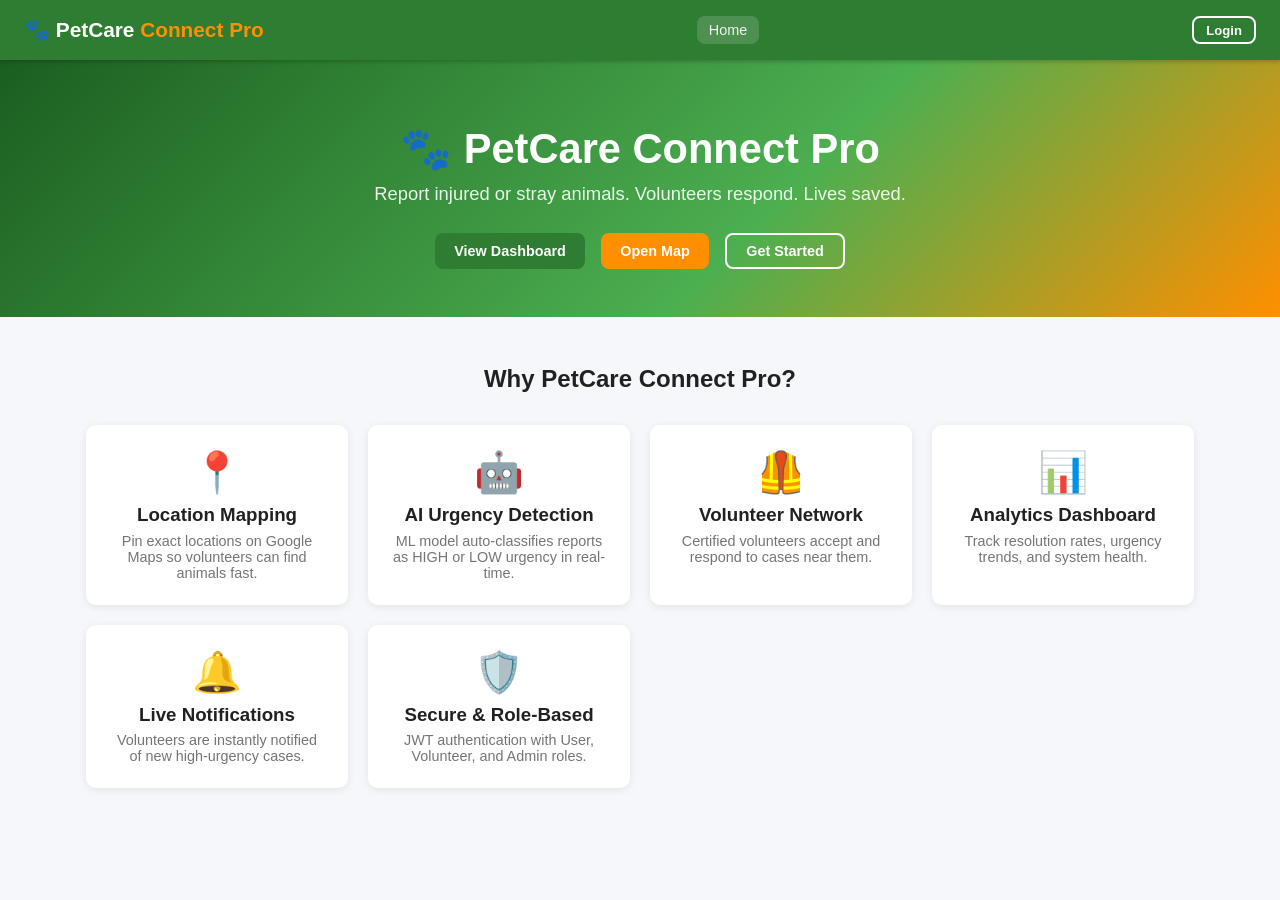
<file: frontend/index.html>
<!DOCTYPE html>
<html lang="en">
<head>
  <meta charset="UTF-8" />
  <meta name="viewport" content="width=device-width, initial-scale=1.0" />
  <title>PetCare Connect Pro — Home</title>
  <link rel="stylesheet" href="style.css" />
  <style>
    .hero {
      background: linear-gradient(135deg, #1b5e20 0%, #4caf50 60%, #ff8f00 100%);
      color: #fff;
      padding: 4rem 1rem 3rem;
      text-align: center;
    }
    .hero h1 { font-size: 2.6rem; margin-bottom: .6rem; }
    .hero p  { font-size: 1.15rem; opacity: .9; max-width: 560px; margin: 0 auto 1.8rem; }
    .hero-btns { display: flex; gap: 1rem; justify-content: center; flex-wrap: wrap; }
    .feature-icon { font-size: 2.5rem; margin-bottom: .5rem; }
    .features-grid { display: grid; grid-template-columns: repeat(auto-fit, minmax(220px, 1fr)); gap: 1.25rem; margin-top: 2rem; }
    .feature-card { background: #fff; border-radius: 10px; padding: 1.5rem; text-align: center; box-shadow: 0 2px 8px rgba(0,0,0,.08); }
    .feature-card h3 { margin-bottom: .4rem; }
    .feature-card p { color: #757575; font-size: .9rem; }
    .report-form-section { background: #fff; border-radius: 10px; box-shadow: 0 2px 8px rgba(0,0,0,.08); padding: 2rem; margin-top: 2rem; }
    .report-form-section h2 { margin-bottom: 1.2rem; color: #2e7d32; }
    .coord-row { display: grid; grid-template-columns: 1fr 1fr; gap: 1rem; }
    #report-alert { display: none; }
  </style>
</head>
<body>
  <div id="navbar-placeholder"></div>

  <section class="hero">
    <h1>🐾 PetCare Connect Pro</h1>
    <p>Report injured or stray animals. Volunteers respond. Lives saved.</p>
    <div class="hero-btns">
      <a href="dashboard.html" class="btn btn-primary">View Dashboard</a>
      <a href="map.html"       class="btn btn-secondary">Open Map</a>
      <a href="login.html"     class="btn btn-outline" id="cta-login" style="color:#fff;border-color:#fff">Get Started</a>
    </div>
  </section>

  <div class="container">
    <!-- Features -->
    <h2 class="text-center mt-3">Why PetCare Connect Pro?</h2>
    <div class="features-grid">
      <div class="feature-card"><div class="feature-icon">📍</div><h3>Location Mapping</h3><p>Pin exact locations on Google Maps so volunteers can find animals fast.</p></div>
      <div class="feature-card"><div class="feature-icon">🤖</div><h3>AI Urgency Detection</h3><p>ML model auto-classifies reports as HIGH or LOW urgency in real-time.</p></div>
      <div class="feature-card"><div class="feature-icon">🦺</div><h3>Volunteer Network</h3><p>Certified volunteers accept and respond to cases near them.</p></div>
      <div class="feature-card"><div class="feature-icon">📊</div><h3>Analytics Dashboard</h3><p>Track resolution rates, urgency trends, and system health.</p></div>
      <div class="feature-card"><div class="feature-icon">🔔</div><h3>Live Notifications</h3><p>Volunteers are instantly notified of new high-urgency cases.</p></div>
      <div class="feature-card"><div class="feature-icon">🛡️</div><h3>Secure &amp; Role-Based</h3><p>JWT authentication with User, Volunteer, and Admin roles.</p></div>
    </div>

    <!-- Quick Report Form (only shown when logged in) -->
    <div class="report-form-section" id="quick-report" style="display:none">
      <h2>📝 Submit a Report</h2>
      <div id="report-alert" class="alert"></div>
      <form id="report-form" onsubmit="submitReport(event)" enctype="multipart/form-data">
        <div class="form-group">
          <label for="r-title">Title *</label>
          <input type="text" id="r-title" placeholder="e.g. Injured dog near highway" required maxlength="255" />
        </div>
        <div class="form-group">
          <label for="r-desc">Description *</label>
          <textarea id="r-desc" placeholder="Describe the situation in detail…" required></textarea>
        </div>
        <div class="coord-row">
          <div class="form-group">
            <label for="r-lat">Latitude</label>
            <input type="number" id="r-lat" placeholder="e.g. 28.6139" step="any" />
          </div>
          <div class="form-group">
            <label for="r-lng">Longitude</label>
            <input type="number" id="r-lng" placeholder="e.g. 77.2090" step="any" />
          </div>
        </div>
        <div class="form-group">
          <label for="r-image">Photo (optional)</label>
          <input type="file" id="r-image" accept="image/*" />
        </div>
        <div class="flex mt-2">
          <button type="button" class="btn btn-outline" onclick="useMyLocation()">📍 Use My Location</button>
          <button type="submit" class="btn btn-primary" id="submit-btn">Submit Report</button>
        </div>
      </form>
    </div>
  </div>

  <!-- Notification toast container -->
  <div id="toast-container"></div>

  <script src="script.js"></script>
  <!-- Socket.IO client -->
  <script src="http://localhost:5000/socket.io/socket.io.js" onerror="console.warn('SocketIO not available')"></script>
  <script>
    document.getElementById("navbar-placeholder").innerHTML = buildNavbar("index.html");

    if (isLoggedIn()) {
      document.getElementById("quick-report").style.display = "";
      document.getElementById("cta-login").style.display = "none";

      // Connect to SocketIO for notifications
      if (typeof io !== "undefined") {
        const socket = io(API_BASE);
        socket.on("report_notification", (data) => {
          showToast(`🔔 New report: ${data.title} — ${data.urgency} urgency`, data.urgency === "HIGH" ? "error" : "success");
        });
      }
    }

    function useMyLocation() {
      if (!navigator.geolocation) {
        showToast("Geolocation not supported", "error");
        return;
      }
      navigator.geolocation.getCurrentPosition(
        pos => {
          document.getElementById("r-lat").value = pos.coords.latitude.toFixed(6);
          document.getElementById("r-lng").value = pos.coords.longitude.toFixed(6);
          showToast("Location captured!", "success");
        },
        () => showToast("Could not get location", "error")
      );
    }

    async function submitReport(e) {
      e.preventDefault();
      const btn  = document.getElementById("submit-btn");
      const alertEl = document.getElementById("report-alert");
      btn.disabled = true; btn.textContent = "Submitting…";
      alertEl.style.display = "none";

      const fd = new FormData();
      fd.append("title",       document.getElementById("r-title").value.trim());
      fd.append("description", document.getElementById("r-desc").value.trim());
      const lat = document.getElementById("r-lat").value;
      const lng = document.getElementById("r-lng").value;
      if (lat) fd.append("lat", lat);
      if (lng) fd.append("lng", lng);
      const imgFile = document.getElementById("r-image").files[0];
      if (imgFile) fd.append("image", imgFile);

      try {
        const res = await apiFetch("/report", { method: "POST", body: fd });
        if (res && res.ok) {
          alertEl.className = "alert alert-success";
          alertEl.textContent = `✅ Report submitted! Urgency detected: ${res.data.urgency}`;
          alertEl.style.display = "";
          document.getElementById("report-form").reset();

          // Broadcast via SocketIO if available
          if (typeof io !== "undefined") {
            const socket = io(API_BASE);
            socket.emit("new_report", { title: fd.get("title"), urgency: res.data.urgency });
          }
        } else {
          alertEl.className = "alert alert-error";
          alertEl.textContent = res ? (res.data.error || "Submission failed") : "Network error";
          alertEl.style.display = "";
        }
      } catch (err) {
        alertEl.className = "alert alert-error";
        alertEl.textContent = "Network error — is the backend running?";
        alertEl.style.display = "";
      } finally {
        btn.disabled = false; btn.textContent = "Submit Report";
      }
    }
  </script>
</body>
</html>
</file>
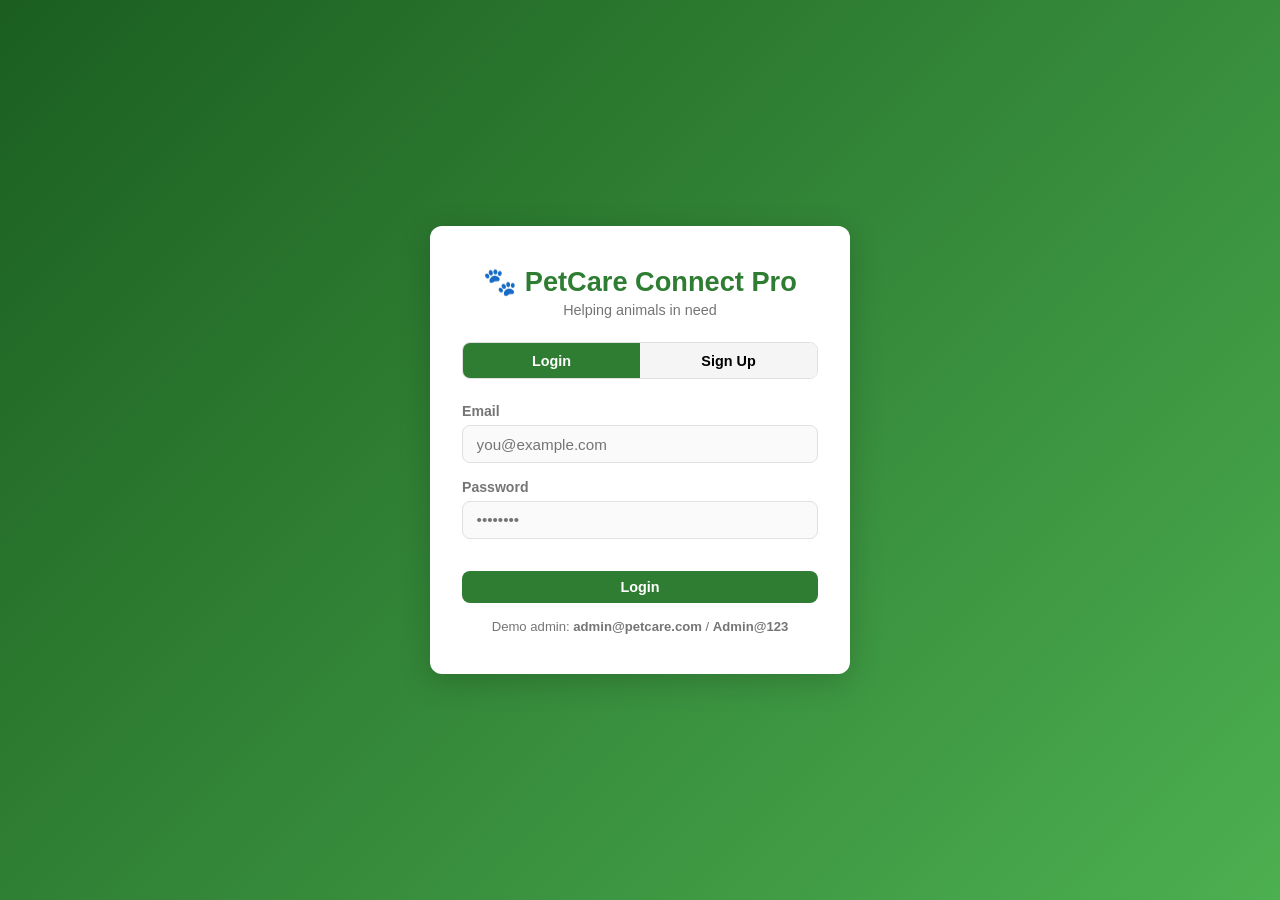
<file: frontend/dashboard.html>
<!DOCTYPE html>
<html lang="en">
<head>
  <meta charset="UTF-8" />
  <meta name="viewport" content="width=device-width, initial-scale=1.0" />
  <title>PetCare Connect Pro — Dashboard</title>
  <link rel="stylesheet" href="style.css" />
  <style>
    .reports-grid { display: grid; grid-template-columns: repeat(auto-fill, minmax(300px, 1fr)); gap: 1.25rem; }
    .no-results { text-align: center; padding: 3rem; color: #757575; }
    .no-results .emoji { font-size: 3rem; }
    .status-select { font-size: .82rem; padding: .25rem .5rem; border-radius: 6px; border: 1.5px solid #e0e0e0; cursor: pointer; }
    .img-placeholder { width: 100%; height: 180px; background: #e8f5e9; display: flex; align-items: center; justify-content: center; font-size: 3rem; }
  </style>
</head>
<body>
  <div id="navbar-placeholder"></div>

  <div class="page-header">
    <h1>📋 Reports Dashboard</h1>
    <p>Browse and manage all animal welfare reports</p>
  </div>

  <div class="container">
    <!-- Filters -->
    <div class="filters-bar">
      <div class="form-group">
        <label>Status</label>
        <select id="filter-status" onchange="applyFilters()">
          <option value="">All Statuses</option>
          <option value="OPEN">Open</option>
          <option value="ASSIGNED">Assigned</option>
          <option value="IN_PROGRESS">In Progress</option>
          <option value="RESOLVED">Resolved</option>
        </select>
      </div>
      <div class="form-group">
        <label>Urgency</label>
        <select id="filter-urgency" onchange="applyFilters()">
          <option value="">All</option>
          <option value="HIGH">HIGH</option>
          <option value="LOW">LOW</option>
        </select>
      </div>
      <button class="btn btn-outline btn-sm" onclick="loadReports()">🔄 Refresh</button>
    </div>

    <!-- Stats bar -->
    <div class="grid-4" id="stats-row" style="margin-bottom:1.25rem"></div>

    <!-- Report cards -->
    <div id="reports-container" class="reports-grid"></div>
    <div id="loading" class="text-center mt-3" style="display:none">Loading…</div>
  </div>

  <!-- Accept / Status Modal -->
  <div id="modal-overlay" style="display:none;position:fixed;inset:0;background:rgba(0,0,0,.5);z-index:2000;align-items:center;justify-content:center">
    <div class="card" style="width:360px;max-width:95vw">
      <h3 id="modal-title" style="margin-bottom:.75rem"></h3>
      <p id="modal-body" style="color:#555;font-size:.9rem;margin-bottom:1rem"></p>
      <div id="modal-actions" class="flex" style="gap:.5rem;flex-wrap:wrap"></div>
      <button class="btn btn-outline btn-sm mt-2" onclick="closeModal()">Cancel</button>
    </div>
  </div>

  <div id="toast-container"></div>

  <script src="script.js"></script>
  <script>
    requireAuth();
    document.getElementById("navbar-placeholder").innerHTML = buildNavbar("dashboard.html");

    let allReports = [];

    async function loadReports() {
      document.getElementById("loading").style.display = "";
      document.getElementById("reports-container").innerHTML = "";

      const status  = document.getElementById("filter-status").value;
      const urgency = document.getElementById("filter-urgency").value;
      let path = "/reports";
      const params = [];
      if (status)  params.push(`status=${status}`);
      if (urgency) params.push(`urgency=${urgency}`);
      if (params.length) path += "?" + params.join("&");

      const res = await apiFetch(path);
      document.getElementById("loading").style.display = "none";
      if (!res || !res.ok) {
        showToast(res ? res.data.error : "Failed to load", "error");
        return;
      }
      allReports = res.data;
      renderReports(allReports);
      renderStats(allReports);
    }

    function applyFilters() { loadReports(); }

    function renderStats(reports) {
      const total    = reports.length;
      const resolved = reports.filter(r => r.status === "RESOLVED").length;
      const high     = reports.filter(r => r.urgency === "HIGH").length;
      const open     = reports.filter(r => r.status === "OPEN").length;
      document.getElementById("stats-row").innerHTML = `
        <div class="stat-box"><div class="stat-value">${total}</div><div class="stat-label">Total Reports</div></div>
        <div class="stat-box"><div class="stat-value">${open}</div><div class="stat-label">Open</div></div>
        <div class="stat-box"><div class="stat-value" style="color:#c62828">${high}</div><div class="stat-label">High Urgency</div></div>
        <div class="stat-box"><div class="stat-value" style="color:#4caf50">${resolved}</div><div class="stat-label">Resolved</div></div>
      `;
    }

    function renderReports(reports) {
      const container = document.getElementById("reports-container");
      if (!reports.length) {
        container.innerHTML = `<div class="no-results" style="grid-column:1/-1"><div class="emoji">🔍</div><p>No reports found.</p></div>`;
        return;
      }
      container.innerHTML = reports.map(r => `
        <div class="report-card">
          ${r.image_url
            ? `<img src="${API_BASE}${r.image_url}" alt="report image" onerror="this.style.display='none';this.nextElementSibling.style.display='flex'">`
            : ``}
          <div class="img-placeholder" ${r.image_url ? 'style="display:none"' : ''}>🐾</div>
          <div class="report-body">
            <h3>${escHtml(r.title)}</h3>
            <p>${escHtml(r.description.substring(0, 100))}${r.description.length > 100 ? "…" : ""}</p>
            <div class="report-meta">
              ${urgencyBadge(r.urgency)}
              ${statusBadge(r.status)}
              <small class="text-muted">${fmtDate(r.created_at)}</small>
            </div>
            <p class="text-muted mt-1" style="font-size:.8rem">By: ${escHtml(r.reporter_name)}</p>
            ${r.lat && r.lng ? `<p class="text-muted" style="font-size:.78rem">📍 ${r.lat}, ${r.lng}</p>` : ''}
            <div class="flex mt-2" style="flex-wrap:wrap;gap:.4rem">
              ${actionButtons(r)}
            </div>
          </div>
        </div>
      `).join("");
    }

    function actionButtons(r) {
      const role = getRole();
      let btns = "";
      if (role === "volunteer" && r.status === "OPEN") {
        btns += `<button class="btn btn-secondary btn-sm" onclick="acceptCase(${r.id}, '${escHtml(r.title)}')">🦺 Accept</button>`;
      }
      if ((role === "volunteer" || role === "admin") && ["ASSIGNED", "IN_PROGRESS"].includes(r.status)) {
        const next = r.status === "ASSIGNED" ? "IN_PROGRESS" : "RESOLVED";
        btns += `<button class="btn btn-primary btn-sm" onclick="updateStatus(${r.id}, '${next}')">▶ Mark ${next.replace("_"," ")}</button>`;
      }
      if (role === "admin") {
        btns += `<button class="btn btn-outline btn-sm" onclick="openStatusModal(${r.id}, '${r.status}')">✏ Status</button>`;
      }
      return btns;
    }

    async function acceptCase(reportId, title) {
      const res = await apiFetch(`/assign/${reportId}`, { method: "POST" });
      if (res && res.ok) {
        showToast("Case accepted!", "success");
        loadReports();
      } else {
        showToast(res ? res.data.error : "Failed", "error");
      }
    }

    async function updateStatus(reportId, status) {
      const res = await apiFetch(`/update-status/${reportId}`, {
        method: "PUT",
        body: JSON.stringify({ status }),
      });
      if (res && res.ok) {
        showToast(`Status updated to ${status}`, "success");
        loadReports();
      } else {
        showToast(res ? res.data.error : "Failed", "error");
      }
    }

    function openStatusModal(reportId, currentStatus) {
      const statuses = ["OPEN","ASSIGNED","IN_PROGRESS","RESOLVED"];
      document.getElementById("modal-title").textContent = "Update Report Status";
      document.getElementById("modal-body").textContent  = `Current: ${currentStatus}`;
      document.getElementById("modal-actions").innerHTML = statuses.map(s =>
        `<button class="btn btn-sm ${s === currentStatus ? 'btn-primary' : 'btn-outline'}"
          onclick="updateStatus(${reportId},'${s}');closeModal()">${s.replace("_"," ")}</button>`
      ).join("");
      document.getElementById("modal-overlay").style.display = "flex";
    }

    function closeModal() {
      document.getElementById("modal-overlay").style.display = "none";
    }

    function escHtml(str) {
      return String(str)
        .replace(/&/g,"&amp;").replace(/</g,"&lt;").replace(/>/g,"&gt;")
        .replace(/"/g,"&quot;").replace(/'/g,"&#39;");
    }

    loadReports();
  </script>
</body>
</html>
</file>
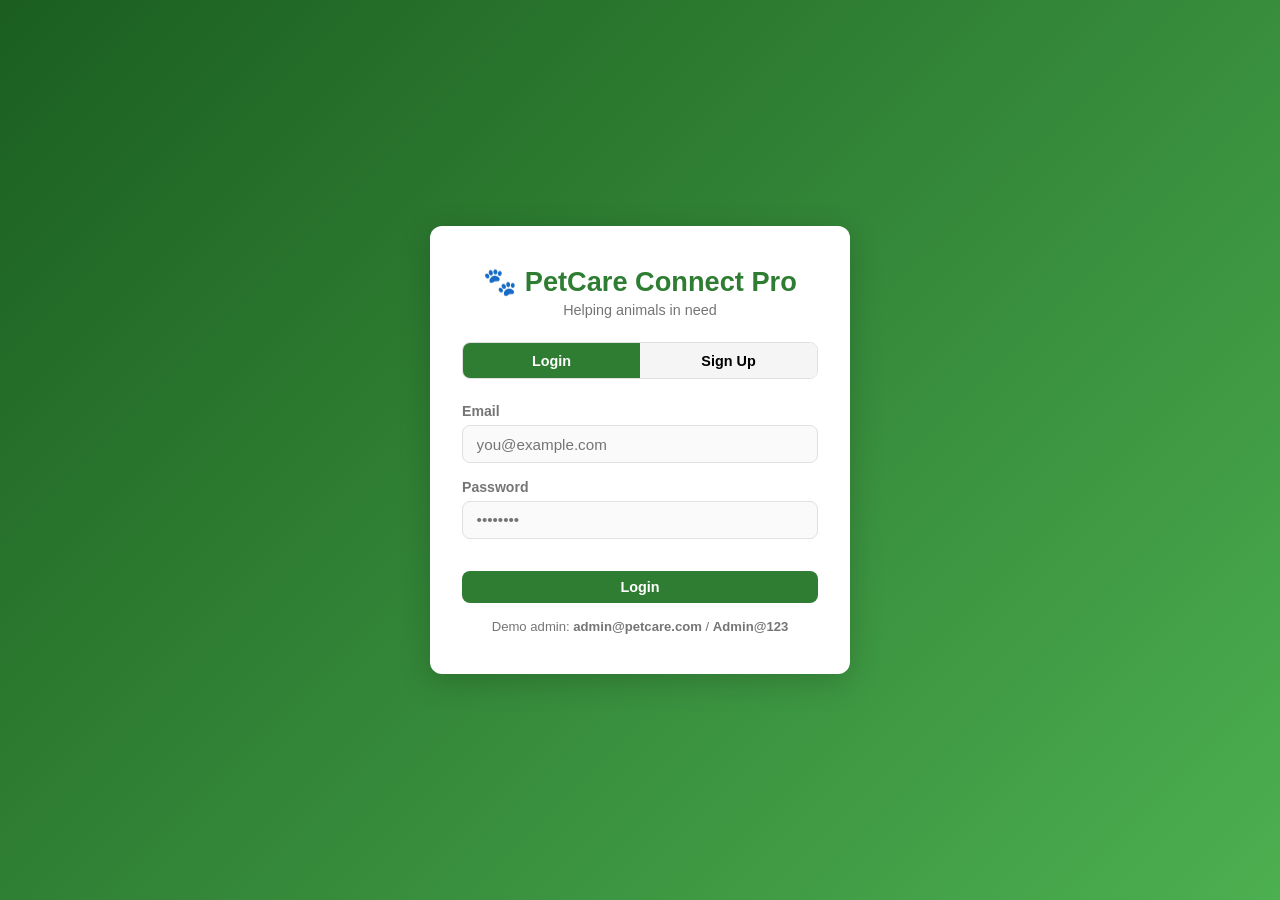
<file: frontend/login.html>
<!DOCTYPE html>
<html lang="en">
<head>
  <meta charset="UTF-8" />
  <meta name="viewport" content="width=device-width, initial-scale=1.0" />
  <title>PetCare Connect Pro — Login</title>
  <link rel="stylesheet" href="style.css" />
</head>
<body>
  <div class="auth-wrapper">
    <div class="auth-card">
      <h1>🐾 PetCare Connect Pro</h1>
      <p class="subtitle">Helping animals in need</p>

      <div class="tab-switch">
        <button id="tab-login"  class="active" onclick="switchTab('login')">Login</button>
        <button id="tab-signup"               onclick="switchTab('signup')">Sign Up</button>
      </div>

      <div id="alert-box"></div>

      <!-- Login Form -->
      <form id="login-form" onsubmit="handleLogin(event)">
        <div class="form-group">
          <label for="login-email">Email</label>
          <input type="email" id="login-email" placeholder="you@example.com" required />
        </div>
        <div class="form-group">
          <label for="login-password">Password</label>
          <input type="password" id="login-password" placeholder="••••••••" required />
        </div>
        <button type="submit" class="btn btn-primary btn-full mt-2" id="login-btn">Login</button>
        <p class="text-center text-muted mt-2" style="font-size:.82rem;">
          Demo admin: <b>admin@petcare.com</b> / <b>Admin@123</b>
        </p>
      </form>

      <!-- Signup Form -->
      <form id="signup-form" style="display:none" onsubmit="handleSignup(event)">
        <div class="form-group">
          <label for="signup-name">Full Name</label>
          <input type="text" id="signup-name" placeholder="John Doe" required />
        </div>
        <div class="form-group">
          <label for="signup-email">Email</label>
          <input type="email" id="signup-email" placeholder="you@example.com" required />
        </div>
        <div class="form-group">
          <label for="signup-password">Password (min 6 chars)</label>
          <input type="password" id="signup-password" placeholder="••••••••" required minlength="6" />
        </div>
        <div class="form-group">
          <label for="signup-role">Role</label>
          <select id="signup-role">
            <option value="user">User — report cases</option>
            <option value="volunteer">Volunteer — rescue animals</option>
          </select>
        </div>
        <button type="submit" class="btn btn-primary btn-full mt-2" id="signup-btn">Create Account</button>
      </form>
    </div>
  </div>

  <script src="script.js"></script>
  <script>
    // Redirect if already logged in
    if (isLoggedIn()) window.location.href = "index.html";

    function switchTab(tab) {
      const isLogin = tab === "login";
      document.getElementById("login-form").style.display  = isLogin ? "" : "none";
      document.getElementById("signup-form").style.display = isLogin ? "none" : "";
      document.getElementById("tab-login").classList.toggle("active",  isLogin);
      document.getElementById("tab-signup").classList.toggle("active", !isLogin);
      document.getElementById("alert-box").innerHTML = "";
    }

    function showAlert(msg, type = "error") {
      document.getElementById("alert-box").innerHTML =
        `<div class="alert alert-${type}">${msg}</div>`;
    }

    async function handleLogin(e) {
      e.preventDefault();
      const btn = document.getElementById("login-btn");
      btn.disabled = true; btn.textContent = "Logging in…";
      const email    = document.getElementById("login-email").value.trim();
      const password = document.getElementById("login-password").value;
      try {
        const res = await apiFetch("/login", {
          method: "POST",
          body: JSON.stringify({ email, password }),
        });
        if (res && res.ok) {
          saveAuth(res.data.token, res.data.role, res.data.name);
          window.location.href = "index.html";
        } else {
          showAlert(res ? (res.data.error || "Login failed") : "Network error");
        }
      } catch (err) {
        showAlert("Network error — is the backend running?");
      } finally {
        btn.disabled = false; btn.textContent = "Login";
      }
    }

    async function handleSignup(e) {
      e.preventDefault();
      const btn = document.getElementById("signup-btn");
      btn.disabled = true; btn.textContent = "Creating…";
      const name     = document.getElementById("signup-name").value.trim();
      const email    = document.getElementById("signup-email").value.trim();
      const password = document.getElementById("signup-password").value;
      const role     = document.getElementById("signup-role").value;
      try {
        const res = await apiFetch("/signup", {
          method: "POST",
          body: JSON.stringify({ name, email, password, role }),
        });
        if (res && res.ok) {
          saveAuth(res.data.token, res.data.role, res.data.name);
          window.location.href = "index.html";
        } else {
          showAlert(res ? (res.data.error || "Signup failed") : "Network error");
        }
      } catch (err) {
        showAlert("Network error — is the backend running?");
      } finally {
        btn.disabled = false; btn.textContent = "Create Account";
      }
    }
  </script>
</body>
</html>
</file>
<file: frontend/style.css>
/* ===== PetCare Connect Pro — Global Styles ===== */

:root {
  --primary: #2e7d32;
  --primary-light: #4caf50;
  --primary-dark: #1b5e20;
  --secondary: #ff8f00;
  --danger: #c62828;
  --warning: #f9a825;
  --info: #0277bd;
  --bg: #f5f7fa;
  --card-bg: #ffffff;
  --text: #212121;
  --text-muted: #757575;
  --border: #e0e0e0;
  --shadow: 0 2px 8px rgba(0,0,0,.10);
  --radius: 8px;
  --transition: .2s ease;
}

*, *::before, *::after { box-sizing: border-box; margin: 0; padding: 0; }

body {
  font-family: 'Segoe UI', Tahoma, Geneva, Verdana, sans-serif;
  background: var(--bg);
  color: var(--text);
  min-height: 100vh;
}

a { color: var(--primary); text-decoration: none; }
a:hover { text-decoration: underline; }

/* ── Navbar ── */
.navbar {
  background: var(--primary);
  color: #fff;
  padding: 0 1.5rem;
  display: flex;
  align-items: center;
  justify-content: space-between;
  height: 60px;
  position: sticky;
  top: 0;
  z-index: 1000;
  box-shadow: 0 2px 4px rgba(0,0,0,.2);
}
.navbar .brand { font-size: 1.3rem; font-weight: 700; color: #fff; }
.navbar .brand span { color: var(--secondary); }
.nav-links { display: flex; gap: .5rem; align-items: center; }
.nav-links a {
  color: rgba(255,255,255,.9);
  padding: .4rem .75rem;
  border-radius: var(--radius);
  font-size: .9rem;
  transition: background var(--transition);
}
.nav-links a:hover, .nav-links a.active {
  background: rgba(255,255,255,.15);
  text-decoration: none;
}
#nav-user-info { font-size: .85rem; color: rgba(255,255,255,.8); }

/* ── Buttons ── */
.btn {
  display: inline-flex;
  align-items: center;
  gap: .4rem;
  padding: .5rem 1.2rem;
  border: none;
  border-radius: var(--radius);
  font-size: .9rem;
  font-weight: 600;
  cursor: pointer;
  transition: opacity var(--transition), transform var(--transition);
}
.btn:hover { opacity: .88; transform: translateY(-1px); }
.btn:active { transform: translateY(0); }
.btn-primary   { background: var(--primary);   color: #fff; }
.btn-secondary { background: var(--secondary); color: #fff; }
.btn-danger    { background: var(--danger);    color: #fff; }
.btn-outline   { background: transparent; border: 2px solid var(--primary); color: var(--primary); }
.btn-sm { padding: .3rem .75rem; font-size: .82rem; }
.btn-full { width: 100%; justify-content: center; }

/* ── Cards ── */
.card {
  background: var(--card-bg);
  border-radius: var(--radius);
  box-shadow: var(--shadow);
  padding: 1.25rem;
}

/* ── Forms ── */
.form-group { margin-bottom: 1rem; }
.form-group label { display: block; margin-bottom: .35rem; font-size: .88rem; font-weight: 600; color: var(--text-muted); }
.form-group input,
.form-group select,
.form-group textarea {
  width: 100%;
  padding: .6rem .85rem;
  border: 1.5px solid var(--border);
  border-radius: var(--radius);
  font-size: .95rem;
  transition: border-color var(--transition);
  background: #fafafa;
}
.form-group input:focus,
.form-group select:focus,
.form-group textarea:focus {
  outline: none;
  border-color: var(--primary-light);
  background: #fff;
}
.form-group textarea { resize: vertical; min-height: 90px; }

/* ── Badges / Status ── */
.badge {
  display: inline-block;
  padding: .2rem .6rem;
  border-radius: 20px;
  font-size: .75rem;
  font-weight: 700;
  text-transform: uppercase;
  letter-spacing: .05em;
}
.badge-high     { background: #ffcdd2; color: #b71c1c; }
.badge-low      { background: #fff9c4; color: #827717; }
.badge-open     { background: #e3f2fd; color: #0d47a1; }
.badge-assigned { background: #fff3e0; color: #e65100; }
.badge-in-progress { background: #e8f5e9; color: #1b5e20; }
.badge-resolved { background: #e8f5e9; color: var(--primary-dark); }

/* ── Alerts ── */
.alert {
  padding: .7rem 1rem;
  border-radius: var(--radius);
  margin-bottom: 1rem;
  font-size: .9rem;
}
.alert-error   { background: #ffebee; color: #c62828; border-left: 4px solid #c62828; }
.alert-success { background: #e8f5e9; color: #1b5e20; border-left: 4px solid #4caf50; }
.alert-info    { background: #e3f2fd; color: #0d47a1; border-left: 4px solid #1565c0; }

/* ── Layout helpers ── */
.container { max-width: 1140px; margin: 0 auto; padding: 1.5rem 1rem; }
.grid-2 { display: grid; grid-template-columns: 1fr 1fr; gap: 1.25rem; }
.grid-3 { display: grid; grid-template-columns: repeat(3, 1fr); gap: 1.25rem; }
.grid-4 { display: grid; grid-template-columns: repeat(4, 1fr); gap: 1.25rem; }
.flex   { display: flex; align-items: center; gap: .75rem; }
.flex-between { display: flex; align-items: center; justify-content: space-between; }
.mt-1 { margin-top: .5rem; }
.mt-2 { margin-top: 1rem; }
.mt-3 { margin-top: 1.5rem; }
.text-center { text-align: center; }
.text-muted { color: var(--text-muted); font-size: .88rem; }

/* ── Page hero ── */
.page-header {
  background: linear-gradient(135deg, var(--primary-dark) 0%, var(--primary) 100%);
  color: #fff;
  padding: 2rem 1rem;
  text-align: center;
}
.page-header h1 { font-size: 2rem; margin-bottom: .5rem; }
.page-header p  { font-size: 1.05rem; opacity: .85; }

/* ── Report cards ── */
.report-card {
  background: var(--card-bg);
  border-radius: var(--radius);
  box-shadow: var(--shadow);
  overflow: hidden;
  transition: transform var(--transition), box-shadow var(--transition);
}
.report-card:hover { transform: translateY(-3px); box-shadow: 0 6px 18px rgba(0,0,0,.13); }
.report-card img { width: 100%; height: 180px; object-fit: cover; }
.report-card .report-body { padding: 1rem; }
.report-card h3 { font-size: 1rem; margin-bottom: .4rem; }
.report-card p  { font-size: .85rem; color: var(--text-muted); margin-bottom: .6rem; }
.report-meta    { display: flex; gap: .5rem; flex-wrap: wrap; align-items: center; margin-top: .5rem; }

/* ── Stat boxes ── */
.stat-box { background: var(--card-bg); border-radius: var(--radius); box-shadow: var(--shadow); padding: 1.2rem; text-align: center; }
.stat-box .stat-value { font-size: 2rem; font-weight: 700; color: var(--primary); }
.stat-box .stat-label { font-size: .85rem; color: var(--text-muted); margin-top: .25rem; }

/* ── Filters bar ── */
.filters-bar {
  background: var(--card-bg);
  padding: 1rem;
  border-radius: var(--radius);
  box-shadow: var(--shadow);
  margin-bottom: 1.25rem;
  display: flex;
  gap: .75rem;
  flex-wrap: wrap;
  align-items: flex-end;
}
.filters-bar .form-group { margin: 0; min-width: 150px; }

/* ── Map page ── */
#map { width: 100%; height: calc(100vh - 120px); border-radius: var(--radius); }

/* ── Notification toast ── */
#toast-container {
  position: fixed;
  top: 70px;
  right: 1rem;
  z-index: 9999;
  display: flex;
  flex-direction: column;
  gap: .5rem;
}
.toast {
  background: #323232;
  color: #fff;
  padding: .75rem 1.25rem;
  border-radius: var(--radius);
  font-size: .9rem;
  box-shadow: 0 4px 12px rgba(0,0,0,.3);
  animation: slideIn .3s ease, fadeOut .5s 3.5s forwards;
  max-width: 320px;
}
.toast.success { background: var(--primary); }
.toast.error   { background: var(--danger); }
@keyframes slideIn { from { transform: translateX(120%); } to { transform: translateX(0); } }
@keyframes fadeOut { to { opacity: 0; transform: translateX(120%); } }

/* ── Auth page ── */
.auth-wrapper {
  min-height: 100vh;
  display: flex;
  align-items: center;
  justify-content: center;
  background: linear-gradient(135deg, var(--primary-dark), var(--primary-light));
  padding: 1rem;
}
.auth-card {
  background: #fff;
  border-radius: 12px;
  box-shadow: 0 8px 32px rgba(0,0,0,.18);
  padding: 2.5rem 2rem;
  width: 100%;
  max-width: 420px;
}
.auth-card h1 { text-align: center; color: var(--primary); margin-bottom: .25rem; font-size: 1.7rem; }
.auth-card .subtitle { text-align: center; color: var(--text-muted); margin-bottom: 1.5rem; font-size: .9rem; }
.tab-switch { display: flex; margin-bottom: 1.5rem; border-radius: var(--radius); overflow: hidden; border: 1.5px solid var(--border); }
.tab-switch button {
  flex: 1; padding: .6rem; border: none; background: #f5f5f5;
  font-size: .9rem; font-weight: 600; cursor: pointer; transition: background var(--transition), color var(--transition);
}
.tab-switch button.active { background: var(--primary); color: #fff; }

/* ── Admin table ── */
.data-table { width: 100%; border-collapse: collapse; }
.data-table th, .data-table td { padding: .65rem 1rem; border-bottom: 1px solid var(--border); font-size: .88rem; text-align: left; }
.data-table th { background: #f5f5f5; font-weight: 700; color: var(--text-muted); text-transform: uppercase; font-size: .78rem; letter-spacing: .06em; }
.data-table tr:hover { background: #fafafa; }

/* ── Responsive ── */
@media (max-width: 768px) {
  .grid-2, .grid-3, .grid-4 { grid-template-columns: 1fr; }
  .navbar .brand { font-size: 1.1rem; }
  .page-header h1 { font-size: 1.5rem; }
  .nav-links a { padding: .3rem .5rem; font-size: .82rem; }
  #map { height: calc(100vh - 160px); }
}
@media (max-width: 480px) {
  .auth-card { padding: 1.5rem 1rem; }
  .filters-bar { flex-direction: column; }
}
</file>
